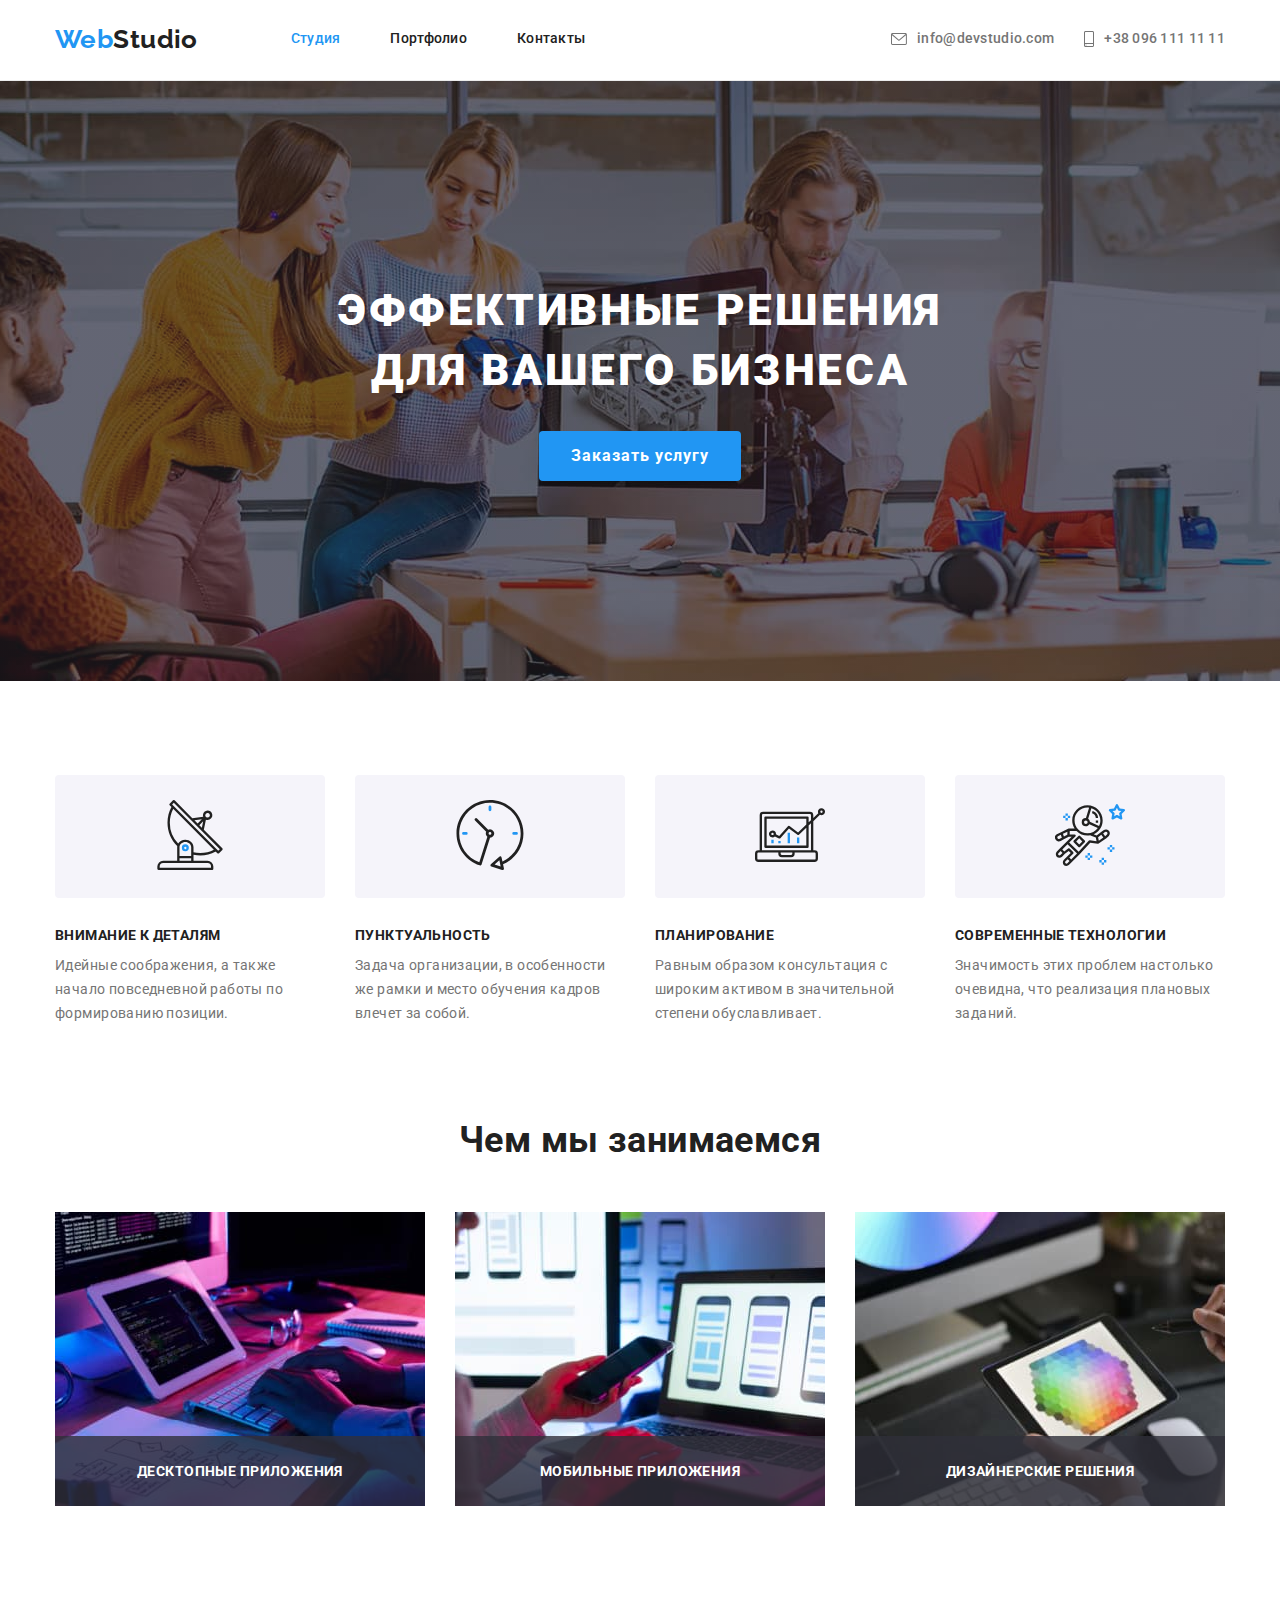
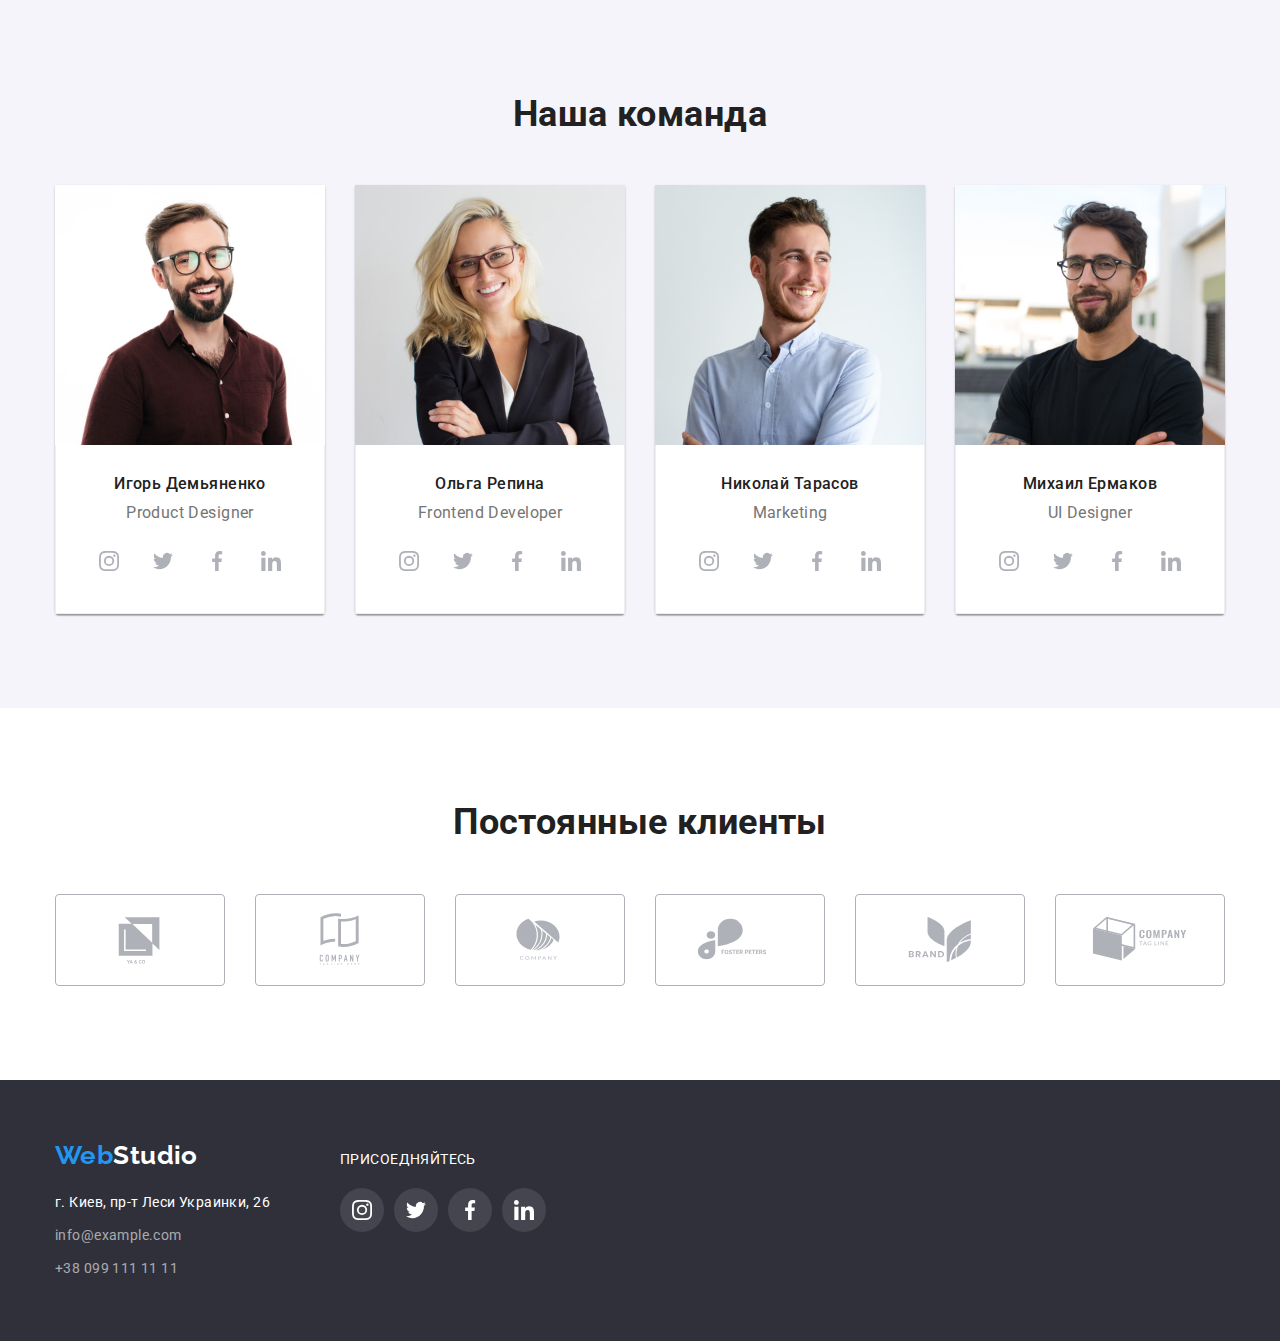
<file: index.html>
<!DOCTYPE html>
<html lang="ru">
  <head>
    <meta charset="UTF-8" />
    <meta http-equiv="X-UA-Compatible" content="IE=edge" />
    <meta name="viewport" content="width=device-width, initial-scale=1.0" />
    <title>Studio</title>
    <link
      href="https://fonts.googleapis.com/css2?family=Raleway:wght@700&family=Roboto:wght@400;500;700;900&display=swap"
      rel="stylesheet"
    />
    <link rel="preconnect" href="https://fonts.googleapis.com" />
    <link rel="preconnect" href="https://fonts.gstatic.com" crossorigin />
    <!-- Сначала нормализатор -->
    <link
      rel="stylesheet"
      href="https://cdnjs.cloudflare.com/ajax/libs/modern-normalize/1.1.0/modern-normalize.min.css"
    />
    <!-- Потом пользовательсткие стили -->
    <link rel="stylesheet" href="./css/styles.css" />
  </head>

  <body>
    <!-- Header -->

    <header class="header brd">
      <div class="intro container">
        <nav class="nav">
          <a class="studio-logo link" href="./index.html"
            ><span class="web-effect">Web</span>Studio</a
          >
          <ul class="list-nav">
            <li class="item-nav">
              <a class="studio-nav link current" href="./index.html">Студия</a>
            </li>

            <li class="item-nav">
              <a class="studio-nav link" href="./portfolio.html">Портфолио</a>
            </li>
            <li class="item-nav">
              <a class="studio-nav link" href="">Контакты</a>
            </li>
          </ul>
        </nav>

        <ul class="list contacts">
          <li class="item contacts">
            <a href="mailto:info@devstudio.com" class="link contacts pseudo">
              <svg class="link-icon envlp" width="16px" height="12px">
                <use href="./images/svg/webstudio-icons-optimized.svg#icon-envelope"></use></svg
              >info@devstudio.com
            </a>
          </li>

          <li class="item contacts">
            <a href="tel:+380961111111" class="link contacts pseudo">
              <svg class="link-icon smrtphone" width="10px" height="16px">
                <use href="./images/svg/webstudio-icons-optimized.svg#icon-smartphone"></use></svg
              >+38 096 111 11 11
            </a>
          </li>
        </ul>
      </div>
    </header>

    <main>
      <!-- Principal Section - Hero -->

      <section class="principal-section overlay">
        <div class="container">
          <!--Рекламный баннер и афиша (блок-герой)-->
          <h1 class="principal-section-title">
            Эффективные решения <br />
            для вашего бизнеса <br />
          </h1>
          <button data-modal-open class="order-button" type="button">Заказать услугу</button>
        </div>
      </section>

      <!-- Features - Преимущества -->

      <section class="section features">
        <div class="container upper">
          <h2 class="section-title visually-hidden">Наши преимущества</h2>
          <ul class="features list">
            <li class="item antenna">
              <div class="container-features">
                <svg class="icon-feat">
                  <use href="./images/svg/webstudio-icons-optimized.svg#icon-antenna"></use>
                </svg>
              </div>
              <h3 class="title">Внимание к деталям</h3>
              <p class="features-p-style">
                Идейные соображения, а также начало повседневной работы по формированию позиции.
              </p>
            </li>
            <li class="item clock">
              <div class="container-features">
                <svg class="icon-feat">
                  <use href="./images/svg/webstudio-icons-optimized.svg#icon-clock"></use>
                </svg>
              </div>
              <h3 class="title">Пунктуальность</h3>
              <p class="features-p-style">
                Задача организации, в особенности же рамки и место обучения кадров влечет за собой.
              </p>
            </li>
            <li class="item diagram">
              <div class="container-features">
                <svg class="icon-feat">
                  <use href="./images/svg/webstudio-icons-optimized.svg#icon-diagram"></use>
                </svg>
              </div>
              <h3 class="title">Планирование</h3>
              <p class="features-p-style">
                Равным образом консультация с широким активом в значительной степени обуславливает.
              </p>
            </li>
            <li class="item astronaut">
              <div class="container-features">
                <svg class="icon-feat">
                  <use href="./images/svg/webstudio-icons-optimized.svg#icon-astronaut"></use>
                </svg>
              </div>
              <h3 class="title">Современные технологии</h3>
              <p class="features-p-style">
                Значимость этих проблем настолько очевидна, что реализация плановых заданий.
              </p>
            </li>
          </ul>
        </div>
      </section>

      <!-- Profile -->

      <section class="profile">
        <div class="tools container lower">
          <h2 class="section-title">Чем мы занимаемся</h2>

          <ul class="list">
            <li class="item">
              <div class="prfl-thumb">
                <img src="images/examples/img1.jpg" alt="Picture 1" width="370" />
                <p class="prfl-dscrpt">Десктопные приложения</p>
              </div>
            </li>

            <li class="item">
              <div class="prfl-thumb">
                <img src="images/examples/img2.jpg" alt="Picture 2" width="370" />
                <p class="prfl-dscrpt">Мобильные приложения</p>
              </div>
            </li>

            <li class="item">
              <div class="prfl-thumb">
                <img src="images/examples/img3.jpg" alt="Picture 3" width="370" />
                <p class="prfl-dscrpt">Дизайнерские решения</p>
              </div>
            </li>
          </ul>
        </div>
      </section>

      <!-- Our Team -->

      <section class="section team">
        <div class="container">
          <h2 class="section-title">Наша команда</h2>

          <ul class="team list">
            <li class="item">
              <img src="images/staff/staff1.jpg" alt="Product Designer" width="270" />
              <div class="card-label">
                <h3 class="title">Игорь Демьяненко</h3>
                <p class="team-unit">Product Designer</p>
                <ul class="list social-netwrk">
                  <li class="item social-netwrk">
                    <a
                      href="https://www.instagram.com"
                      class="link social-netwrk"
                      aria-label="Instagram"
                    >
                      <span class="visually-hidden">Instagram</span>
                      <svg class="link-icon inst">
                        <use href="./images/svg/webstudio-icons-optimized.svg#icon-instagram"></use>
                      </svg>
                    </a>
                  </li>

                  <li class="item social-netwrk">
                    <a href="https://twitter.com" class="link social-netwrk" aria-label="Instagram">
                      <span class="visually-hidden">Twitter</span>
                      <svg class="link-icon twtr">
                        <use href="./images/svg/webstudio-icons-optimized.svg#icon-twitter"></use>
                      </svg>
                    </a>
                  </li>

                  <li class="item social-netwrk">
                    <a
                      href="https://www.facebook.com"
                      class="link social-netwrk"
                      aria-label="Instagram"
                    >
                      <span class="visually-hidden">Facebook</span>
                      <svg class="link-icon fb">
                        <use href="./images/svg/webstudio-icons-optimized.svg#icon-facebook"></use>
                      </svg>
                    </a>
                  </li>

                  <li class="item social-netwrk">
                    <a
                      href="https://www.linkedin.com"
                      class="link social-netwrk"
                      aria-label="Instagram"
                    >
                      <span class="visually-hidden">LinkedIn</span>
                      <svg class="link-icon lnkdin">
                        <use href="./images/svg/webstudio-icons-optimized.svg#icon-linkedin"></use>
                      </svg>
                    </a>
                  </li>
                </ul>
              </div>
            </li>

            <li class="item">
              <img src="images/staff/staff2.jpg" alt="Frontend Developer" width="270" />
              <div class="card-label">
                <h3 class="title">Ольга Репина</h3>
                <p class="team-unit">Frontend Developer</p>
                <ul class="list social-netwrk">
                  <li class="item social-netwrk">
                    <a
                      href="https://www.instagram.com"
                      class="link social-netwrk"
                      aria-label="Instagram"
                    >
                      <span class="visually-hidden">Instagram</span>
                      <svg class="link-icon inst">
                        <use href="./images/svg/webstudio-icons-optimized.svg#icon-instagram"></use>
                      </svg>
                    </a>
                  </li>

                  <li class="item social-netwrk">
                    <a href="https://twitter.com" class="link social-netwrk" aria-label="Instagram">
                      <span class="visually-hidden">Twitter</span>
                      <svg class="link-icon twtr">
                        <use href="./images/svg/webstudio-icons-optimized.svg#icon-twitter"></use>
                      </svg>
                    </a>
                  </li>

                  <li class="item social-netwrk">
                    <a
                      href="https://www.facebook.com"
                      class="link social-netwrk"
                      aria-label="Instagram"
                    >
                      <span class="visually-hidden">Faceook</span>
                      <svg class="link-icon fb">
                        <use href="./images/svg/webstudio-icons-optimized.svg#icon-facebook"></use>
                      </svg>
                    </a>
                  </li>

                  <li class="item social-netwrk">
                    <a
                      href="https://www.linkedin.com"
                      class="link social-netwrk"
                      aria-label="Instagram"
                    >
                      <span class="visually-hidden">LinkedIn</span>
                      <svg class="link-icon lnkdin">
                        <use href="./images/svg/webstudio-icons-optimized.svg#icon-linkedin"></use>
                      </svg>
                    </a>
                  </li>
                </ul>
              </div>
            </li>

            <li class="item">
              <img src="images/staff/staff3.jpg" alt="Marketing" width="270" />
              <div class="card-label">
                <h3 class="title">Николай Тарасов</h3>
                <p class="team-unit">Marketing</p>
                <ul class="list social-netwrk">
                  <li class="item social-netwrk">
                    <a
                      href="https://www.instagram.com"
                      class="link social-netwrk"
                      aria-label="Instagram"
                    >
                      <span class="visually-hidden">Instagram</span>
                      <svg class="link-icon inst">
                        <use href="./images/svg/webstudio-icons-optimized.svg#icon-instagram"></use>
                      </svg>
                    </a>
                  </li>

                  <li class="item social-netwrk">
                    <a href="https://twitter.com" class="link social-netwrk" aria-label="Instagram">
                      <span class="visually-hidden">Twitter</span>
                      <svg class="link-icon twtr">
                        <use href="./images/svg/webstudio-icons-optimized.svg#icon-twitter"></use>
                      </svg>
                    </a>
                  </li>

                  <li class="item social-netwrk">
                    <a
                      href="https://www.facebook.com"
                      class="link social-netwrk"
                      aria-label="Instagram"
                    >
                      <span class="visually-hidden">Faceook</span>
                      <svg class="link-icon fb">
                        <use href="./images/svg/webstudio-icons-optimized.svg#icon-facebook"></use>
                      </svg>
                    </a>
                  </li>

                  <li class="item social-netwrk">
                    <a
                      href="https://www.linkedin.com"
                      class="link social-netwrk"
                      aria-label="Instagram"
                    >
                      <span class="visually-hidden">LinkedIn</span>
                      <svg class="link-icon lnkdin">
                        <use href="./images/svg/webstudio-icons-optimized.svg#icon-linkedin"></use>
                      </svg>
                    </a>
                  </li>
                </ul>
              </div>
            </li>

            <li class="item">
              <img src="images/staff/staff4.jpg" alt="UI Designer" width="270" />
              <div class="card-label">
                <h3 class="title">Михаил Ермаков</h3>
                <p class="team-unit">UI Designer</p>
                <ul class="list social-netwrk">
                  <li class="item social-netwrk">
                    <a
                      href="https://www.instagram.com"
                      class="link social-netwrk"
                      aria-label="Instagram"
                    >
                      <span class="visually-hidden">Instagram</span>
                      <svg class="link-icon inst">
                        <use href="./images/svg/webstudio-icons-optimized.svg#icon-instagram"></use>
                      </svg>
                    </a>
                  </li>

                  <li class="item social-netwrk">
                    <a href="https://twitter.com" class="link social-netwrk" aria-label="Instagram">
                      <span class="visually-hidden">Twitter</span>
                      <svg class="link-icon twtr">
                        <use href="./images/svg/webstudio-icons-optimized.svg#icon-twitter"></use>
                      </svg>
                    </a>
                  </li>

                  <li class="item social-netwrk">
                    <a
                      href="https://www.facebook.com"
                      class="link social-netwrk"
                      aria-label="Instagram"
                    >
                      <span class="visually-hidden">Faceook</span>
                      <svg class="link-icon fb">
                        <use href="./images/svg/webstudio-icons-optimized.svg#icon-facebook"></use>
                      </svg>
                    </a>
                  </li>

                  <li class="item social-netwrk">
                    <a
                      href="https://www.linkedin.com"
                      class="link social-netwrk"
                      aria-label="Instagram"
                    >
                      <span class="visually-hidden">LinkedIn</span>
                      <svg class="link-icon lnkdin">
                        <use href="./images/svg/webstudio-icons-optimized.svg#icon-linkedin"></use>
                      </svg>
                    </a>
                  </li>
                </ul>
              </div>
            </li>
          </ul>
        </div>
      </section>

      <!-- Our Clients -->

      <section class="section clients">
        <div class="container">
          <h2 class="section-title">Постоянные клиенты</h2>
          <ul class="clients list">
            <li class="item">
              <a href="" class="clients-link" aria-label="Ya-And-Co">
                <span class="visually-hidden">Ya-And-Co</span>
                <svg class="clients link-icon">
                  <use href="./images/svg/webstudio-icons-optimized.svg#icon-ya-and-co"></use>
                </svg>
              </a>
            </li>
            <li class="item">
              <a href="" class="clients-link" aria-label="Company-Tag-Line-Here">
                <span class="visually-hidden">Company-Tag-Line-Here</span>
                <svg class="clients link-icon">
                  <use
                    href="./images/svg/webstudio-icons-optimized.svg#icon-company-tag-line-here"
                  ></use>
                </svg>
              </a>
            </li>
            <li class="item">
              <a href="" class="clients-link" aria-label="Company">
                <span class="visually-hidden">Company</span>
                <svg class="clients link-icon">
                  <use href="./images/svg/webstudio-icons-optimized.svg#icon-company"></use>
                </svg>
              </a>
            </li>
            <li class="item">
              <a href="" class="clients-link" aria-label="Fosters-Peters">
                <span class="visually-hidden">Fosters-Peters</span>
                <svg class="clients link-icon">
                  <use href="./images/svg/webstudio-icons-optimized.svg#icon-fosters-peters"></use>
                </svg>
              </a>
            </li>
            <li class="item">
              <a href="" class="clients-link" aria-label="Brand">
                <span class="visually-hidden">Brand</span>
                <svg class="clients link-icon">
                  <use href="./images/svg/webstudio-icons-optimized.svg#icon-brand"></use>
                </svg>
              </a>
            </li>
            <li class="item">
              <a href="" class="clients-link" aria-label="Company-Tag-Line">
                <span class="visually-hidden">Company-Tag-Line</span>
                <svg class="clients link-icon">
                  <use
                    href="./images/svg/webstudio-icons-optimized.svg#icon-company-tag-line"
                  ></use>
                </svg>
              </a>
            </li>
          </ul>
        </div>
      </section>
    </main>

    <!-- Footer -->

    <footer class="footer">
      <div class="common container">
        <div class="address">
          <a class="studio-logo link" href="./index.html"
            ><span class="web-effect">Web</span>Studio</a
          >
          <address class="footer-address">
            <ul class="list">
              <li class="address-item">
                <a
                  class="studio-address link"
                  href="https://www.google.com/maps/place/бул.+Леси+Украинки,+26,+Киев,+02000"
                  target="_blank"
                  rel="noopener nofollow noreferrer"
                  >г. Киев, пр-т Леси Украинки, 26</a
                >
              </li>
              <li class="address-item">
                <a class="studio-contacts link" href="mailto:info@example.com">info@example.com</a>
              </li>
              <li class="address-item">
                <a class="studio-contacts link" href="tel:+380991111111">+38 099 111 11 11</a>
              </li>
            </ul>
          </address>
        </div>

        <div class="follow">
          <p class="follow-us">присоедняйтесь</p>
          <ul class="list social-netwrk">
            <li class="item social-netwrk">
              <a href="https://www.instagram.com" class="link social-netwrk">
                <svg class="link-icon inst">
                  <use href="./images/svg/webstudio-icons-optimized.svg#icon-instagram"></use>
                </svg>
              </a>
            </li>

            <li class="item social-netwrk">
              <a href="https://twitter.com" class="link social-netwrk">
                <svg class="link-icon twtr">
                  <use href="./images/svg/webstudio-icons-optimized.svg#icon-twitter"></use>
                </svg>
              </a>
            </li>

            <li class="item social-netwrk">
              <a href="https://www.facebook.com" class="link social-netwrk">
                <svg class="link-icon fb">
                  <use href="./images/svg/webstudio-icons-optimized.svg#icon-facebook"></use>
                </svg>
              </a>
            </li>

            <li class="item social-netwrk">
              <a href="https://www.linkedin.com" class="link social-netwrk">
                <svg class="link-icon lnkdin">
                  <use href="./images/svg/webstudio-icons-optimized.svg#icon-linkedin"></use>
                </svg>
              </a>
            </li>
          </ul>
        </div>
      </div>
    </footer>

    <!-- Модальное окно -->

    <div class="backdrop is-hidden" data-modal>
      <div class="modal">
        <button data-modal-close class="mdl-close">
          <svg class="link-icon close">
            <use href="./images/svg/close-black.svg#icon-close-black"></use>
          </svg>
        </button>
        <p></p>
      </div>
    </div>
    <script src="./js/modal.js"></script>
  </body>
</html>
</file>
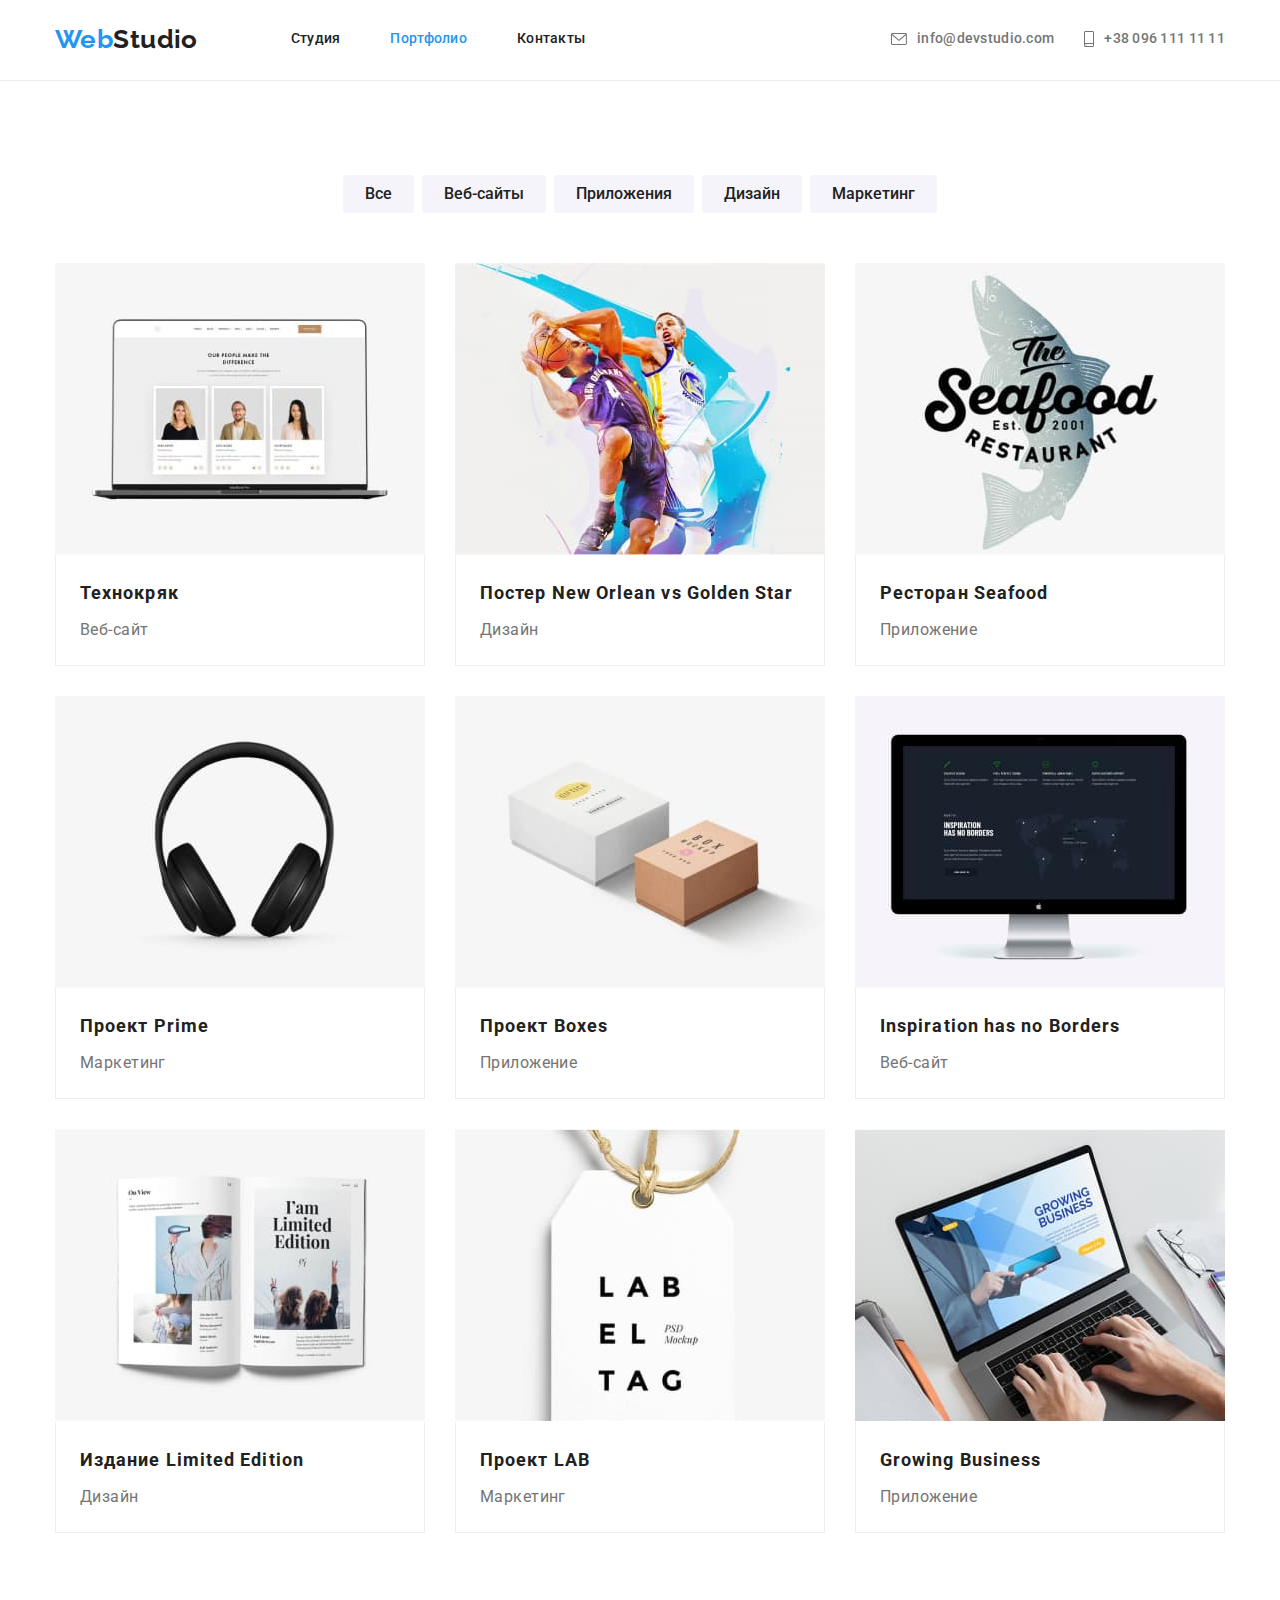
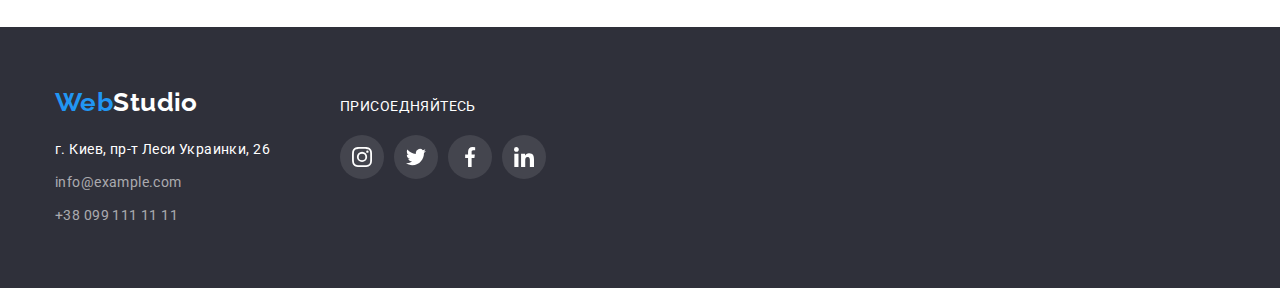
<file: portfolio.html>
<!DOCTYPE html>
<html lang="en">
  <head>
    <meta charset="UTF-8" />
    <meta http-equiv="X-UA-Compatible" content="IE=edge" />
    <meta name="viewport" content="width=device-width, initial-scale=1.0" />
    <title>Portfolio</title>
    <link
      href="https://fonts.googleapis.com/css2?family=Raleway:wght@700&family=Roboto:wght@400;500;700;900&display=swap"
      rel="stylesheet"
    />
    <link rel="preconnect" href="https://fonts.googleapis.com" />
    <link rel="preconnect" href="https://fonts.gstatic.com" crossorigin />
    <!-- Сначала нормализатор -->
    <link
      rel="stylesheet"
      href="https://cdnjs.cloudflare.com/ajax/libs/modern-normalize/1.1.0/modern-normalize.min.css"
    />
    <!-- Потом пользовательсткие стили -->
    <link rel="stylesheet" href="./css/styles.css" />
  </head>

  <body>
    <header class="header brd">
      <div class="intro container">
        <nav class="nav">
          <a class="studio-logo link" href="./index.html"
            ><span class="web-effect">Web</span>Studio</a
          >
          <ul class="list-nav">
            <li class="item-nav">
              <a class="studio-nav link" href="./index.html">Студия</a>
            </li>

            <li class="item-nav">
              <a class="studio-nav link current" href="./portfolio.html">Портфолио</a>
            </li>
            <li class="item-nav"><a class="studio-nav link" href="">Контакты</a></li>
          </ul>
        </nav>

        <ul class="list contacts">
          <li class="item contacts">
            <a href="mailto:info@devstudio.com" class="link contacts pseudo">
              <svg class="link-icon envlp" width="16px" height="12px">
                <use href="./images/svg/webstudio-icons-optimized.svg#icon-envelope"></use></svg
              >info@devstudio.com
            </a>
          </li>

          <li class="item contacts">
            <a href="tel:+380961111111" class="link contacts pseudo">
              <svg class="link-icon smrtphone" width="10px" height="16px">
                <use href="./images/svg/webstudio-icons-optimized.svg#icon-smartphone"></use></svg
              >+38 096 111 11 11
            </a>
          </li>
        </ul>
      </div>
    </header>

    <main>
      <section class="portfolio">
        <div class="container">
          <h1 class="portfolio-title visually-hidden">Projects filter</h1>

          <ul class="projects-filter list">
            <!--Projects Filter-->

            <li class="filter-item">
              <button class="filter-button" type="button">Все</button>
            </li>

            <li class="filter-item">
              <button class="filter-button" type="button">Веб-сайты</button>
            </li>

            <li class="filter-item">
              <button class="filter-button" type="button">Приложения</button>
            </li>

            <li class="filter-item">
              <button class="filter-button" type="button">Дизайн</button>
            </li>

            <li class="filter-item">
              <button class="filter-button" type="button">Маркетинг</button>
            </li>
          </ul>

          <ul class="projects list">
            <!--Projects Portfolio Titles-->

            <li class="item">
              <a href="" class="project-card link">
                <div class="prj-thumb">
                  <img src="./images/projects-links/proj1.jpg" alt="Технокряк" width="370" />
                  <div class="prj-dscrpt">
                    <p>
                      Ресурс предлагает комплексные предложения с разным уровнем функционала и
                      сервисов. Все это позволит посетителю получить исчерпывающие сведения о
                      компании или частном лице.
                    </p>
                  </div>
                </div>

                <div class="card-label">
                  <h2 class="title">Технокряк</h2>
                  <p class="project-unit">Веб-сайт</p>
                </div>
              </a>
            </li>

            <li class="item">
              <a class="project-card link" href="">
                <div class="prj-thumb">
                  <img
                    src="./images/projects-links/proj2.jpg"
                    alt="Постер New Orlean vs Golden Star"
                    width="370"
                  />
                  <div class="prj-dscrpt">
                    <p>
                      Lorem ipsum dolor sit amet consectetur adipisicing elit. Ullam culpa excepturi
                      illum? Nemo perspiciatis labore dicta, mollitia aut ullam atque dolore
                      corrupti odit nisi deleniti cumque tenetur consequuntur in rerum.
                    </p>
                  </div>
                </div>

                <div class="card-label">
                  <h2 class="title">Постер New Orlean vs Golden Star</h2>
                  <p class="project-unit">Дизайн</p>
                </div>
              </a>
            </li>

            <li class="item">
              <a class="project-card link" href="">
                <div class="prj-thumb">
                  <img src="./images/projects-links/proj3.jpg" alt="Ресторан Seafood" width="370" />
                  <div class="prj-dscrpt">
                    <p>
                      Lorem ipsum dolor sit amet consectetur adipisicing elit. Ullam culpa excepturi
                      illum? Nemo perspiciatis labore dicta, mollitia aut ullam atque dolore
                      corrupti odit nisi deleniti cumque tenetur consequuntur in rerum.
                    </p>
                  </div>
                </div>

                <div class="card-label">
                  <h2 class="title">Ресторан Seafood</h2>
                  <p class="project-unit">Приложение</p>
                </div>
              </a>
            </li>

            <li class="item">
              <a class="project-card link" href="">
                <div class="prj-thumb">
                  <img src="./images/projects-links/proj4.jpg" alt="Проект Prime" width="370" />
                  <div class="prj-dscrpt">
                    <p>
                      Lorem ipsum dolor sit amet consectetur adipisicing elit. Ullam culpa excepturi
                      illum? Nemo perspiciatis labore dicta, mollitia aut ullam atque dolore
                      corrupti odit nisi deleniti cumque tenetur consequuntur in rerum.
                    </p>
                  </div>
                </div>

                <div class="card-label">
                  <h2 class="title">Проект Prime</h2>
                  <p class="project-unit">Маркетинг</p>
                </div>
              </a>
            </li>

            <li class="item">
              <a class="project-card link" href="">
                <div class="prj-thumb">
                  <img src="./images/projects-links/proj5.jpg" alt="Проект Boxes" width="370" />
                  <div class="prj-dscrpt">
                    <p>
                      Lorem ipsum dolor sit amet consectetur adipisicing elit. Ullam culpa excepturi
                      illum? Nemo perspiciatis labore dicta, mollitia aut ullam atque dolore
                      corrupti odit nisi deleniti cumque tenetur consequuntur in rerum.
                    </p>
                  </div>
                </div>

                <div class="card-label">
                  <h2 class="title">Проект Boxes</h2>
                  <p class="project-unit">Приложение</p>
                </div>
              </a>
            </li>

            <li class="item">
              <a class="project-card link" href="">
                <div class="prj-thumb">
                  <img
                    src="./images/projects-links/proj6.jpg"
                    alt="Inspiration has no Borders"
                    width="370"
                  />
                  <div class="prj-dscrpt">
                    <p>
                      Lorem ipsum dolor sit amet consectetur adipisicing elit. Ullam culpa excepturi
                      illum? Nemo perspiciatis labore dicta, mollitia aut ullam atque dolore
                      corrupti odit nisi deleniti cumque tenetur consequuntur in rerum.
                    </p>
                  </div>
                </div>

                <div class="card-label">
                  <h2 class="title">Inspiration has no Borders</h2>
                  <p class="project-unit">Веб-сайт</p>
                </div>
              </a>
            </li>

            <li class="item">
              <a class="project-card link" href="">
                <div class="prj-thumb">
                  <img
                    src="./images/projects-links/proj7.jpg"
                    alt="Издание Limited Edition"
                    width="370"
                  />
                  <div class="prj-dscrpt">
                    <p>
                      Lorem ipsum dolor sit amet consectetur adipisicing elit. Ullam culpa excepturi
                      illum? Nemo perspiciatis labore dicta, mollitia aut ullam atque dolore
                      corrupti odit nisi deleniti cumque tenetur consequuntur in rerum.
                    </p>
                  </div>
                </div>

                <div class="card-label">
                  <h2 class="title">Издание Limited Edition</h2>
                  <p class="project-unit">Дизайн</p>
                </div>
              </a>
            </li>

            <li class="item">
              <a class="project-card link" href="">
                <div class="prj-thumb">
                  <img src="./images/projects-links/proj8.jpg" alt="Проект LAB" width="370" />
                  <div class="prj-dscrpt">
                    <p>
                      Lorem ipsum dolor sit amet consectetur adipisicing elit. Ullam culpa excepturi
                      illum? Nemo perspiciatis labore dicta, mollitia aut ullam atque dolore
                      corrupti odit nisi deleniti cumque tenetur consequuntur in rerum.
                    </p>
                  </div>
                </div>

                <div class="card-label">
                  <h2 class="title">Проект LAB</h2>
                  <p class="project-unit">Маркетинг</p>
                </div>
              </a>
            </li>

            <li class="item">
              <a class="project-card link" href="">
                <div class="prj-thumb">
                  <img src="./images/projects-links/proj9.jpg" alt="Growing Business" width="370" />
                  <div class="prj-dscrpt">
                    <p>
                      Lorem ipsum dolor sit amet consectetur adipisicing elit. Ullam culpa excepturi
                      illum? Nemo perspiciatis labore dicta, mollitia aut ullam atque dolore
                      corrupti odit nisi deleniti cumque tenetur consequuntur in rerum.
                    </p>
                  </div>
                </div>

                <div class="card-label">
                  <h2 class="title">Growing Business</h2>
                  <p class="project-unit">Приложение</p>
                </div>
              </a>
            </li>
          </ul>
        </div>
      </section>
    </main>

    <footer class="footer">
      <!--Футер - Наши контакты-->
      <div class="common container">
        <div class="address">
          <a class="studio-logo link" href="./index.html"
            ><span class="web-effect">Web</span>Studio</a
          >
          <address class="footer-address">
            <ul class="list">
              <li class="address-item">
                <a
                  class="studio-address link"
                  href="https://www.google.com/maps/place/бул.+Леси+Украинки,+26,+Киев,+02000"
                  target="_blank"
                  rel="noopener nofollow noreferrer"
                  >г. Киев, пр-т Леси Украинки, 26</a
                >
              </li>
              <li class="address-item">
                <a class="studio-contacts link" href="mailto:info@example.com">info@example.com</a>
              </li>
              <li class="address-item">
                <a class="studio-contacts link" href="tel:+380991111111">+38 099 111 11 11</a>
              </li>
            </ul>
          </address>
        </div>

        <div class="follow">
          <p class="follow-us">присоедняйтесь</p>
          <ul class="list social-netwrk">
            <li class="item social-netwrk">
              <a href="https://www.instagram.com" class="link social-netwrk">
                <svg class="link-icon inst">
                  <use href="./images/svg/webstudio-icons-optimized.svg#icon-instagram"></use>
                </svg>
              </a>
            </li>

            <li class="item social-netwrk">
              <a href="https://twitter.com" class="link social-netwrk">
                <svg class="link-icon twtr">
                  <use href="./images/svg/webstudio-icons-optimized.svg#icon-twitter"></use>
                </svg>
              </a>
            </li>

            <li class="item social-netwrk">
              <a href="https://www.facebook.com" class="link social-netwrk">
                <svg class="link-icon fb">
                  <use href="./images/svg/webstudio-icons-optimized.svg#icon-facebook"></use>
                </svg>
              </a>
            </li>

            <li class="item social-netwrk">
              <a href="https://www.linkedin.com" class="link social-netwrk">
                <svg class="link-icon lnkdin">
                  <use href="./images/svg/webstudio-icons-optimized.svg#icon-linkedin"></use>
                </svg>
              </a>
            </li>
          </ul>
        </div>
      </div>
    </footer>
    <script src="./js/modal.js"></script>
  </body>
</html>
</file>
<file: css/styles.css>
/* Цвет основного текста: #757575 */
/* Цвет титулов: #212121 */
/* Акцент: #2196F3 */
/* Цвет адрессных ссылок: #FFFFFF99 */
/* Основной цвет фона: #FFFFFF */
/* Цвет фона вторичный: #F5F4FA */
/* Минорный цвет фона: #EEEEEE */
/* Цвет фона Hero */
/* Белый: rgba(255, 255, 255, 1) */
/* Цвет фона Footer #2F303A */
/* Цвет фона Header #fff */
/* Цвет рамки хедера #ECECEC */
/* Цвет иконок #AFB1B8 */
/* Dropbox bgc rgba(0, 0, 0, 0.1) */
/* Modal bgc #FFFFFF */

:root {
  --timing-func: cubic-bezier(0.4, 0, 0.2, 1);
  --primary-text-color: #757575;
  --title-text-color: #212121;
  --accent-color: #2196f3;
  --addres-links-color: #ffffff99;
  --basic-backgroud-color: #ffffff;
  --background-color: #f5f4fa;
  --minor-bgc: #eeeeee;
  --hero-bgc: #2f303a;
  --footer-bgc: #2f303a;
  --white-color: #fff;
  --black-color: #212121;
  --header-bgc: #fff;
  --header-border-color: #ececec;
  --portfolio-card-box-nmbr-row: 3;
  --item-gap: 30px;
  --item-border-size: 1px;
  --card-shadow: 0px 1px 1px rgba(0, 0, 0, 0.12), 0px 4px 4px rgba(0, 0, 0, 0.06),
    1px 4px 6px rgba(0, 0, 0, 0.16);
  --team-list-item-shadow: 0px 1px 3px rgba(0, 0, 0, 0.12), 0px 1px 1px rgba(0, 0, 0, 0.14),
    0px 2px 1px rgba(0, 0, 0, 0.2);
  --team-item-n-row: 4;
  --icon-color: #afb1b8;
  --dropbox-bgc: rgba(0, 0, 0, 0.1);
  --modal-bgc: #ffffff;
}
/* html {
  box-sizing: border-box;
}
*,
::before,
::after {
  box-sizing: inherit;
} */
/* Для элемента <body> задано свойство font-family с доминантным на макете шрифтом Roboto. */
body {
  font-family: 'Roboto', 'Tahoma', sans-serif;
  font-style: normal;
  font-size: 14px;
  letter-spacing: 0.03em;
  color: var(--primary-text-color);
  background-color: var(--basic-backgroud-color);
}
h1,
h2,
h3,
h4,
h5,
h6,
p,
ul {
  margin: 0;
}
h1 {
  margin-bottom: 30px;
}
img {
  display: block;
  max-width: 100%;
  height: auto;
  margin: 0;
}
address {
  font-style: normal;
}
.list {
  list-style: none;
  padding: 0;
  margin: 0;
  display: flex;
}
.link {
  text-decoration: none;
}
.container {
  width: 1200px;
  padding-left: 15px;
  padding-right: 15px;
  margin-left: auto;
  margin-right: auto;
}
.title {
  padding: 0;
  margin: 0;
}
.section-title {
  padding: 0;
  margin: 0;
}
.visually-hidden {
  position: absolute;
  width: 1px;
  height: 1px;
  margin: -1px;
  border: 0;
  padding: 0;
  white-space: nowrap;
  clip-path: inset(100%);
  clip: rect(0 0 0 0);
  overflow: hidden;
}

/* Header */

.brd {
  border-bottom: 1px solid var(--header-border-color);
}
.header {
  padding-top: 24px;
  padding-bottom: 25px;
  position: fixed;
  width: 100%;
  top: 0;
  left: 0;
  background-color: var(--header-bgc);
  z-index: 1;
}

.studio-logo {
  color: var(--black-color);
  font-family: 'Raleway';
  font-style: normal;
  font-weight: 700;
  font-size: 26px;
  line-height: 1.19;
}
.web-effect {
  color: var(--accent-color);
}
.nav {
  display: flex;
}
.nav .list-nav {
  list-style: none;
  display: flex;
  align-items: center;
  margin-left: 93px;
  padding: 0;
}
.studio-nav {
  position: relative;
  display: block;
  color: var(--title-text-color);
  font-weight: 500;
  line-height: 1.14;
  letter-spacing: 0.02em;
  transition: color 250ms cubic-bezier(0.4, 0, 0.2, 1);
}
.studio-nav.current::after {
  content: '';
  display: block;

  position: absolute;
  left: 0;
  bottom: -33px;

  width: 100%;
  height: 4px;
  border-radius: 2px;
  background-color: var(--accent-color);

  transform: scaleX(0);

  animation-name: barScale;
  animation-duration: 1000ms;
  animation-timing-function: cubic-bezier(0.4, 0, 0.2, 1);
  animation-iteration-count: 1;
  animation-direction: normal;
  animation-play-state: running;
  animation-delay: 250ms;
  animation-fill-mode: forwards;
}
@keyframes barScale {
  0% {
    transform: scaleX(0);
  }
  50% {
    transform: scaleX(1.2);
  }
  100% {
    transform: scaleX(1);
  }
}
.studio-nav:hover,
.studio-nav:focus {
  color: var(--accent-color);
}
.studio-nav.current {
  color: var(--accent-color);
}
.nav .item-nav:not(:last-child) {
  margin-right: 50px;
}
.intro.container {
  display: flex;
  align-items: center;
}
.list.contacts {
  display: flex;
  flex-wrap: nowrap;
  width: fit-content;
  margin-left: auto;
}
.list.contacts > .item:not(:last-child) {
  margin-right: 30px;
}
.list.contacts .link {
  display: flex;
  padding: 0;
  align-items: center;
}
.contacts.pseudo {
  color: var(--primary-text-color);
  font-style: normal;
  font-weight: 500;
  line-height: 1.14;
  letter-spacing: 0.02em;
  fill: currentColor;
  transition: color 250ms cubic-bezier(0.4, 0, 0.2, 1);
}
.item.contacts .link-icon {
  margin-right: 10px;
}
.contacts.pseudo:hover,
.contacts.pseudo:focus {
  color: var(--accent-color);
}

/* Principal section - Hero */

.principal-section-title {
  font-weight: 900;
  font-size: 44px;
  line-height: 1.36;
  letter-spacing: 0.06em;
  text-transform: uppercase;
  color: var(--white-color);
}
.order-button {
  background: var(--accent-color);
  font-family: inherit;
  font-style: normal;
  font-weight: 700;
  font-size: 16px;
  line-height: 1.88;
  letter-spacing: 0.06em;
  color: var(--white-color);
  box-shadow: 0px 4px 4px rgba(0, 0, 0, 0.15);
  cursor: pointer;

  align-items: center;
  text-align: center;
  display: inline-block;
  border: none;
  border-radius: 4px;
  padding: 10px 32px;
}
.principal-section {
  padding: 200px 0px;
}
.overlay {
  background-color: var(--hero-bgc);
  max-width: 1600px;
  min-height: 600px;
  margin-left: auto;
  margin-right: auto;

  background-image: linear-gradient(to right, rgba(47, 48, 58, 0.4), rgba(47, 48, 58, 0.4)),
    url('../images/banner/Img.jpg');
  background-size: cover;
  background-repeat: no-repeat;
  background-position: center;
}
.principal-section .container {
  text-align: center;
}

/* Features - Наши преимущества*/

.section.features {
  padding-top: 94px;
  padding-bottom: 94px;
}
.section-title {
  font-weight: 700;
  font-size: 36px;
  line-height: 1.16;
  color: var(--title-text-color);
}
.section-title.visually-hidden,
.portfolio-title.visually-hidden {
  position: absolute;
  width: 1px;
  height: 1px;
  margin: -1px;
  border: 0;
  padding: 0;
  white-space: nowrap;
  clip-path: inset(100%);
  clip: rect(0 0 0 0);
  overflow: hidden;
}
.features .title {
  font-weight: 700;
  font-size: 14px;
  line-height: 1.14;
  text-transform: uppercase;
  color: var(--title-text-color);
}
.features-p-style {
  line-height: 1.71;
  padding: 0;
  margin: 0;
}
.features.list {
  display: flex;
  flex-wrap: wrap;
}
.features.list > .item {
  flex-basis: calc((100% - 90px) / 4);
  height: 251px;
}
.features.list > .item:not(:last-child) {
  margin-right: var(--item-gap);
}
.container-features {
  display: inline-block;
  padding: 25px 100px;
  margin-bottom: 30px;
  background-color: var(--background-color);
  border-radius: 4px;
}
.features .icon-feat {
  width: 70px;
  height: 70px;
}

/* Tools */

.profile {
  padding-bottom: 94px;
}
.profile .section-title {
  margin-bottom: 50px;
  text-align: center;
}
.tools .list {
  display: flex;
  flex-wrap: wrap;
}
.tools .list .item {
  width: calc((100% - 60px) / 3);
  margin-right: 30px;
  margin-bottom: 0;
}
.tools .list .item:nth-child(3n) {
  margin-right: 0;
}
.features.list .title {
  margin-bottom: 10px;
}
.prfl-thumb {
  position: relative;
}
.prfl-dscrpt {
  position: absolute;
  bottom: 0;
  left: 0;
  display: flex;
  justify-content: center;
  align-items: center;
  height: 70px;
  width: 100%;
  padding: 0;
  margin: 0;
  font-weight: 700;
  text-transform: uppercase;
  color: var(--white-color);
  background-color: rgba(47, 48, 58, 0.8);
}

/* Our Team */

.section.team {
  background-color: var(--background-color);
}
.team .title {
  font-weight: 500;
  font-size: 16px;
  line-height: 1.18;
  color: var(--title-text-color);
}
.team.list > .item {
  background: var(--basic-backgroud-color);
}
.team-unit {
  font-size: 16px;
  line-height: 1.18;
  padding: 0;
  margin: 0px 0px 16px 0px;
}
.section.team {
  padding-top: 94px;
  padding-bottom: 94px;
}
.section.team .section-title {
  text-align: center;
}
.section.team .section-title {
  margin-bottom: 50px;
}
.team .card-label {
  padding-top: 30px;
  padding-bottom: 30px;
}
.team.list {
  display: flex;
  flex-wrap: wrap;
  padding: 0;
}
.team.list > .item {
  box-shadow: var(--team-list-item-shadow);
  border-radius: 0px 0px 4px 4px;
  text-align: center;
}
.team.list > .item:not(:last-child) {
  margin-right: var(--item-gap);
}
.team .title {
  margin-bottom: 10px;
}
.team .card-label {
  display: grid;
  justify-content: center;
}
.team-unit {
  margin-bottom: 16px;
}
.list.social-netwrk {
  display: flex;
  padding: 0;
  width: fit-content;
  height: 44px;
}
.social-netwrk .link-icon {
  width: 20px;
  height: 20px;
}
.item.social-netwrk:not(:last-of-type) {
  margin-right: 10px;
}
.team .link.social-netwrk {
  display: flex;
  justify-content: center;
  align-items: center;
  width: 44px;
  height: 44px;
  border-radius: 50%;
  background-color: var(--basic-backgroud-color);
  color: var(--icon-color);
  fill: currentColor;
  transition: color 250ms cubic-bezier(0.4, 0, 0.2, 1),
    background-color 250ms cubic-bezier(0.4, 0, 0.2, 1), fill 250ms cubic-bezier(0.4, 0, 0.2, 1);
}
.team .link.social-netwrk:hover,
.team .link.social-netwrk:focus {
  background-color: var(--accent-color);
  fill: var(--white-color);
}
.item.social-netwrk:not(:last-of-type) {
  margin-right: 10px;
}

/* Our Clients */

.section.clients {
  padding-top: 94px;
  padding-bottom: 94px;
}
.section.clients > .container {
  text-align: center;
}
.clients .section-title {
  margin-bottom: 50px;
}
.clients.list {
  display: flex;
  justify-content: center;
}
.clients.list > .item {
  width: 100%;
}
.clients.list > .item:not(:last-child) {
  margin-right: 30px;
}
.clients-link {
  display: inline-flex;
  justify-content: center;
  align-items: center;
  width: 170px;
  height: 92px;
  border: 1px solid var(--icon-color);
  border-radius: 4px;
  cursor: pointer;
  color: var(--icon-color);
  fill: currentColor;
  transition: color 250ms cubic-bezier(0.4, 0, 0.2, 1),
    border-color 250ms cubic-bezier(0.4, 0, 0.2, 1), fill 250ms cubic-bezier(0.4, 0, 0.2, 1);
}
.clients-link:hover,
.clients-link:focus {
  border-color: var(--accent-color);
  fill: var(--accent-color);
}
.clients.link-icon {
  width: 106px;
  height: 60px;
}

/* Footer */

.footer {
  padding-top: 60px;
  padding-bottom: 60px;
  background-color: var(--footer-bgc);
}
.common.container {
  display: flex;
  align-items: baseline;
}
.footer .studio-contacts {
  font-style: normal;
  font-weight: 400;
  line-height: 1.71;
  color: var(--addres-links-color);
  transition: color 250ms cubic-bezier(0.4, 0, 0.2, 1);
}
.footer .studio-logo {
  color: var(--white-color);
  display: inline-block;
  margin-bottom: 20px;
}
.footer-address .list {
  display: block;
}
.address-item:not(:last-child) {
  margin-bottom: 9px;
}
.footer .studio-address:hover,
.footer .studio-contacts:hover,
.footer .studio-address:focus,
.footer .studio-contacts:focus {
  color: var(--accent-color);
}
.studio-address {
  font-weight: 400;
  line-height: 1.71;
  color: var(--white-color);
  transition: color 250ms cubic-bezier(0.4, 0, 0.2, 1);
}
.common.container .address {
  margin-right: 70px;
}
.follow-us {
  line-height: 1.14;
  letter-spacing: 0.03em;
  text-transform: uppercase;
  margin-bottom: 20px;
  color: var(--basic-backgroud-color);
}
.follow .list.social-netwrk {
  display: flex;
  padding: 0;
  width: fit-content;
  height: 44px;
  margin-top: 20px;
}
.follow .link.social-netwrk {
  display: flex;
  justify-content: center;
  align-items: center;
  width: 44px;
  height: 44px;
  border-radius: 50%;

  background-color: #ffffff1a;
  fill: var(--white-color);
  transition: background-color 250ms cubic-bezier(0.4, 0, 0.2, 1);
}
.link.social-netwrk:hover,
.link.social-netwrk:focus {
  background-color: var(--accent-color);
}

/* Portfolio */

.portfolio {
  padding-top: 94px;
  padding-bottom: 94px;
}
.projects .title {
  font-weight: 700;
  font-size: 18px;
  line-height: 2;
  letter-spacing: 0.06em;
  color: var(--title-text-color);
}
.projects .project-unit {
  font-size: 16px;
  line-height: 1.88;
  color: var(--primary-text-color);
}
.projects-filter.list {
  display: flex;
  justify-content: center;
  margin-bottom: 50px;
}
.filter-item:last-of-type {
  margin-right: 0px;
}
.projects-filter.list > .item:nth-child(5) {
  margin-right: 0;
}
.filter-item {
  margin-right: 8px;
}
.filter-button {
  background-color: rgba(245, 244, 250, 1);
  border: none;
  border-radius: 4px;
  font-family: inherit;
  font-weight: 500;
  font-size: 16px;
  line-height: 1.62;
  text-align: center;
  padding: 6px 22px;
  color: var(--title-text-color);
  cursor: pointer;
  transition: background-color 250ms cubic-bezier(0.4, 0, 0.2, 1),
    box-shadow 250ms cubic-bezier(0.4, 0, 0.2, 1), color 250ms cubic-bezier(0.4, 0, 0.2, 1);
}
.filter-button:hover,
.filter-button:focus {
  background-color: var(--accent-color);
  box-shadow: 0px 3px 1px rgba(0, 0, 0, 0.1), 0px 1px 2px rgba(0, 0, 0, 0.08),
    0px 2px 2px rgba(0, 0, 0, 0.12);
  color: var(--white-color);
}
.projects.list {
  display: flex;
  flex-wrap: wrap;

  margin-right: calc(-1 * var(--item-gap));
  margin-bottom: calc(-1 * var(--item-gap));
}
.projects.list > .item {
  flex-basis: calc(
    (100% / var(--portfolio-card-box-nmbr-row) - (var(--portfolio-card-box-nmbr-row) - 1))
  );
  margin-right: var(--item-gap);
  margin-bottom: var(--item-gap);
}
.projects.list .item .title {
  margin-bottom: 4px;
}
.project-card {
  display: block;
  transition: box-shadow 250ms var(--timing-func);
}
.project-card:hover,
.project-card:focus {
  box-shadow: 0px 1px 1px rgba(0, 0, 0, 0.12), 0px 4px 4px rgba(0, 0, 0, 0.06),
    1px 4px 6px rgba(0, 0, 0, 0.16);
}
.prj-thumb {
  position: relative;
  overflow: hidden;
}
.prj-dscrpt {
  position: absolute;
  width: 100%;
  height: 100%;
  padding: 63px 24px;
  top: 0;
  left: 0;
  background-color: rgba(33, 150, 243, 0.9);

  transform: translateY(100%);
  transition: transform 250ms var(--timing-func);
}
.project-card:hover .prj-dscrpt,
.project-card:focus .prj-dscrpt {
  transform: translateY(0);
}
.prj-dscrpt > p {
  font-size: 18px;
  font-weight: 400;
  line-height: calc(28 / 18);
  color: var(--white-color);
  opacity: 0;
  transition: opacity 250ms var(--timing-func) 250ms;
}
.project-card:hover .prj-dscrpt > p,
.project-card:focus .prj-dscrpt > p {
  opacity: 1;
}
.card-label {
  padding: 20px 24px;
  border-bottom: 1px solid var(--minor-bgc);
  border-left: 1px solid var(--minor-bgc);
  border-right: 1px solid var(--minor-bgc);
}

/* Backdrop Modal*/

.backdrop {
  position: fixed;
  top: 0;
  left: 0;
  z-index: 2;

  width: 100%;
  height: 100%;

  background-color: var(--dropbox-bgc);
  opacity: 1;
  transition: opacity 250ms var(--timing-func);
}
.backdrop.is-hidden {
  opacity: 0;
  pointer-events: none;
}
.modal {
  position: absolute;
  top: 50%;
  left: 50%;

  min-width: 528px;
  min-height: 581px;
  padding: 15px;

  opacity: 1;
  transform: translate(-50%, -50%) scale(1);
  transition: transform 250ms var(--timing-func), opacity 250ms var(--timing-func);

  box-shadow: 0px 1px 3px rgba(0, 0, 0, 0.12), 0px 1px 1px rgba(0, 0, 0, 0.14),
    0px 2px 1px rgba(0, 0, 0, 0.2);
  border-radius: 4px;
  background-color: var(--modal-bgc);
}
.backdrop.is-hidden .modal {
  opacity: 0;
  transform: translate(-50%, -50%) scale(1.2);
}
.mdl-close {
  position: absolute;
  top: 0;
  right: 0;
  width: 30px;
  height: 30px;
  margin-top: 8px;
  margin-right: 8px;

  display: flex;
  justify-content: center;
  align-items: center;

  border-radius: 50%;
  border: 1px solid rgba(0, 0, 0, 0.1);
  background-color: var(--basic-backgroud-color);
}
</file>
